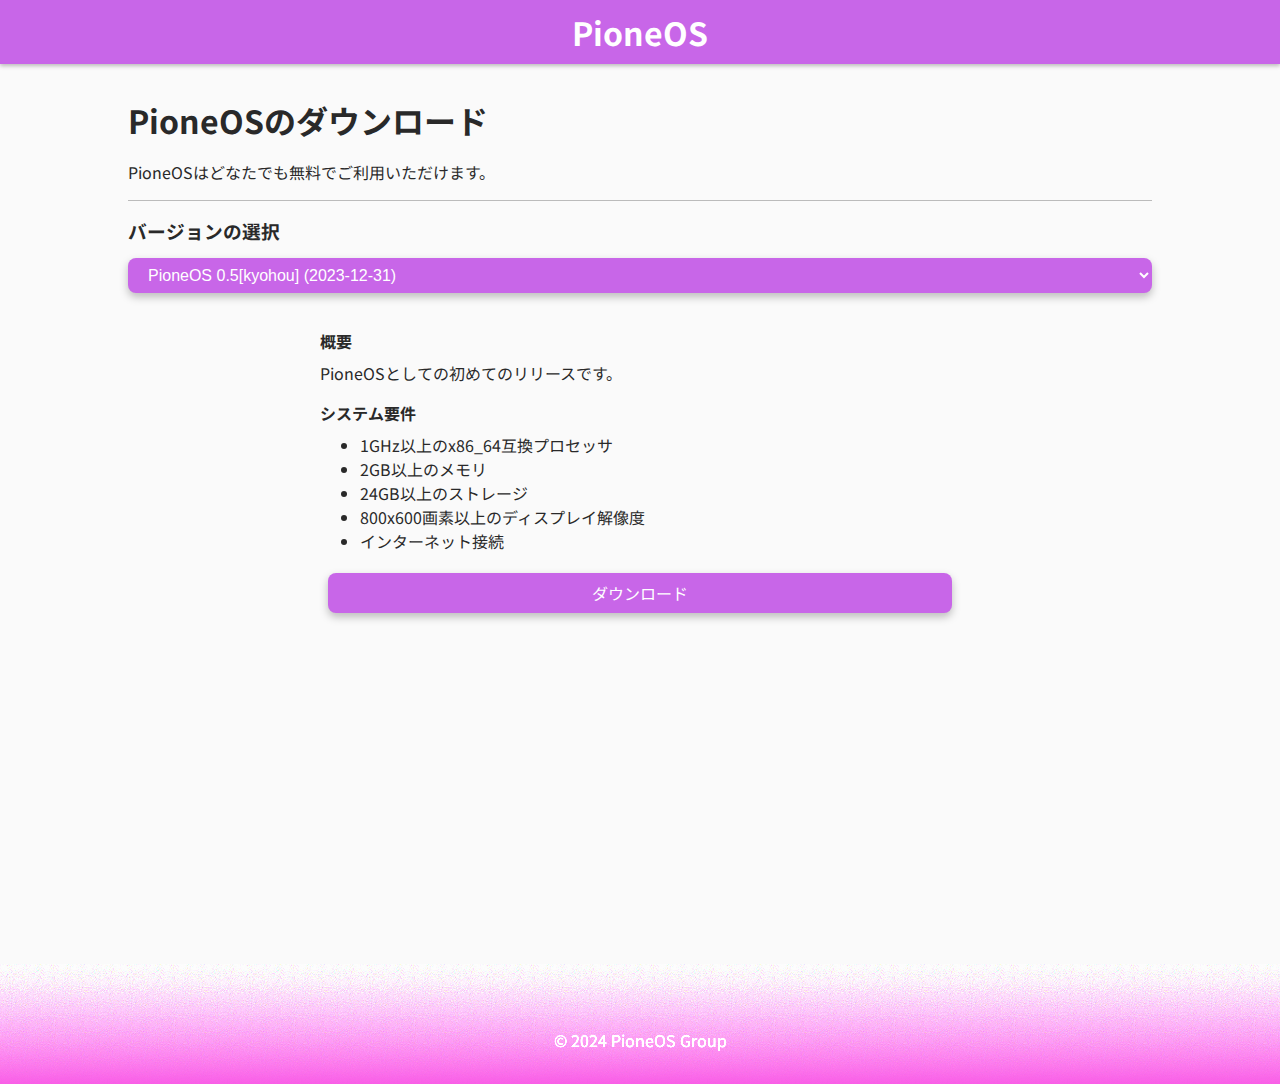
<file: download/index.html>
<!DOCTYPE html>
<html lang="ja">

<head prefix="og: http://ogp.me/ns# fb: http://ogp.me/ns/fb#">
    <meta charset="UTF-8">
    <meta name="viewport" content="width=device-width, initial-scale=1.0">
    <title>PioneOSを入手する</title>

    <meta name="description" content="PioneOSのダウンロードページです。">
    <meta name="author" content="PioneOS Group">
    <meta property="og:title" content="PioneOSを入手する">
    <meta property="og:type" content="website">
    <meta property="og:url" content="https://ospio.net/">
    <meta property="og:image" content="https://ospio.net/images/logo.png">
    <meta property="og:site_name" content="PioneOS">
    <meta property="og:description" content="PioneOSのダウンロードページです。">
    <meta name="twitter:card" content="summary_large_image">
    <meta name="twitter:site" content="@gbudou">
    <meta name="theme-color" content="#c866e8">

    <link rel="stylesheet" href="/styles/main.css">
    <style>
        #info {
            display: flex;
            flex-direction: column;
            align-items: stretch;
            width: 100%;
            max-width: 40rem;
            margin: 0 auto;
            margin-top: 2rem;
        }

        #download-button {
            text-align: center;
        }
    </style>
</head>

<body>
    <nav>
        <h1>
            <a href="/">
                PioneOS
            </a>
        </h1>
    </nav>

    <main>
        <section id="download">
            <div class="container">
                <h2>PioneOSのダウンロード</h2>

                <p>
                    PioneOSはどなたでも無料でご利用いただけます。
                </p>

                <hr>

                <h3>バージョンの選択</h3>
                <select name="versions" id="versions"></select>

                <div id="info">
                    <h4>概要</h4>
                    <p id="description"></p>
                    <h4>システム要件</h4>
                    <ul id="requirements"></ul>
                    <a href="" id="download-button" class="button">ダウンロード</a>
                </div>
            </div>
            <script>
                const versions = document.getElementById("versions");
                const requirements = document.getElementById("requirements");
                const description = document.getElementById("description");
                const downloadButton = document.getElementById("download-button");
                fetch("./versions.json").then(res => res.json()).then(json => {
                    json.forEach(version => {
                        const option = document.createElement("option");
                        option.value = version.version;
                        option.innerText = `${version.name} ${version.version}[${version.codename}] (${version.date})`;
                        versions.appendChild(option);
                    });
                    versions.addEventListener("change", () => {
                        const version = json.find(v => v.version === versions.value);
                        description.innerText = version.description;
                        requirements.innerHTML = "";
                        version.requirements.forEach(req => {
                            const li = document.createElement("li");
                            li.innerText = req;
                            requirements.appendChild(li);
                        });
                        downloadButton.href = version.url;
                    });
                    versions.dispatchEvent(new Event("change"));
                });
            </script>
        </section>
    </main>

    <footer>
        &copy; 2024 PioneOS Group
    </footer>
</body>

</html>
</file>
<file: styles/main.css>
@import url('https://fonts.googleapis.com/css2?family=Noto+Sans+JP:wght@400;700&family=Smooch+Sans:wght@400;700&display=swap');

:root {
    --background: #fafafa;
    --text: #292929;
    --link: #146994;
    --header-text: #ffffff;
    --footer-text: #ffffff;
    --footer-background: var(--theme-color-dark);
    --theme-color: #c866e8;
    --theme-color-dark: #a63f9a;
    --secondary-theme-color: #70c844;
    --secondary-theme-color-dark: #4d9e2b;
    --dark-background: #f0f0f0;
    --shadow-color: rgba(0, 0, 0, 0.5);
    --shadow-color-light: rgba(0, 0, 0, 0.25);
}

* {
    box-sizing: border-box;
}

body {
    margin: 0;
    padding: 0;
    font-family: 'Noto Sans JP', sans-serif;
    line-height: 1.5;
    color: var(--text);
    background: var(--background);
}

a {
    color: var(--link);
    text-decoration: none;
}

a:visited {
    color: var(--link);
}

a:hover,
a:focus {
    text-decoration: underline;
}

a:active {
    text-decoration: underline;
}

h1,
h2,
h3,
h4,
h5,
h6 {
    margin: 0;
    margin-bottom: .5em;
}

.button {
    display: inline-block;
    padding: 0.5em 1em;
    margin: 0.25em 0.5em;
    border-radius: 0.5em;
    background: var(--theme-color);
    color: #fff;
    text-decoration: none;
    transition: background 0.2s ease-in-out, box-shadow 0.2s ease-in-out, border-bottom 0.2s ease-in-out;
    box-shadow: 0 .25em .5em var(--shadow-color-light);
}

.button:visited {
    color: #fff;
}

.button.secondary {
    background: var(--secondary-theme-color);
}

.button:hover,
.button:focus {
    box-shadow: 0 .125em .25em var(--shadow-color-light);
    text-decoration: none;
}

.button:active {
    box-shadow: 0 .125em .25em var(--shadow-color-light) inset;
    background: var(--theme-color-dark);
    text-decoration: none;
}

.button:active.secondary {
    background: var(--secondary-theme-color-dark);
}

.button-disabled {
    background: var(--dark-background);
    color: var(--shadow-color);
    box-shadow: none;
    cursor: not-allowed;
}

.button-disabled.secondary {
    background: var(--dark-background);
}

.button-disabled:hover,
.button-disabled:focus {
    background: var(--dark-background);
    box-shadow: none;
    animation: none;
}

.button-disabled:active {
    box-shadow: none;
    background: var(--dark-background);
}

.button-disabled:active.secondary {
    background: var(--dark-background);
}

.center {
    text-align: center;
}

.rainbow-hover:hover {
    animation: rainbow .5s ease-in-out;
}

.cards {
    display: flex;
    flex-wrap: wrap;
    justify-content: center;
    align-items: stretch;
}

.card {
    min-width: 15em;
    flex: 1;
    margin: 1em;
    padding: 1em;
    border-radius: 0.5em;
    background: var(--background);
    box-shadow: 0 .125em .25em var(--shadow-color-light);
    transition: box-shadow 0.2s ease-in-out;
}

@keyframes rainbow {
    0% {
        filter: hue-rotate(0deg);
    }

    50% {
        filter: hue-rotate(180deg) brightness(150%);
    }

    100% {
        filter: hue-rotate(360deg);
    }
}

header {
    height: 100vh;
    display: flex;
    flex-direction: column;
    justify-content: center;
    align-items: center;
    color: #fff;
    text-align: center;
    font-family: 'Smooch Sans', sans-serif;
    background: url('/images/background.jpg') no-repeat center center / cover;
    /* https://unsplash.com/ja/%E5%86%99%E7%9C%9F/%E7%B4%AB%E8%89%B2%E3%81%AE%E3%82%B0%E3%83%AC%E3%83%BC%E3%83%97-%E3%83%95%E3%83%AB%E3%83%BC%E3%83%84%E3%81%AE%E3%82%BB%E3%83%AC%E3%82%AF%E3%83%86%E3%82%A3%E3%83%96-%E3%83%95%E3%82%A9%E3%83%BC%E3%82%AB%E3%82%B9%E5%86%99%E7%9C%9F-GibvqWh_OcE */
}

header h1 {
    font-size: 5rem;
    text-shadow: 0 .25em .5em var(--shadow-color);
    margin-bottom: 0;
}

header p {
    font-size: 2rem;
    text-shadow: 0 .25em .5em var(--shadow-color);
    margin-top: 0;
}

main {
    min-height: 100vh;
}

main section {
    padding: 2rem 0;
}

main section .container {
    width: 80%;
    margin: 0 auto;
}

main section h2 {
    font-size: 2rem;
}

main section p {
    font-size: 1rem;
    margin-top: 0;
}

footer {
    background: var(--footer-background);
    color: var(--footer-text);
    text-align: center;
    padding: 4rem 0;
    padding-bottom: 2rem;
    filter: brightness(150%);
    background:
        linear-gradient(0deg, var(--footer-background), rgba(0, 0, 0, 0)),
        url("data:image/svg+xml,%3Csvg viewBox='0 0 256 256' xmlns='http://www.w3.org/2000/svg'%3E%3Cfilter id='noiseFilter'%3E%3CfeTurbulence type='fractalNoise' baseFrequency='0.5' numOctaves='3' stitchTiles='stitch'/%3E%3C/filter%3E%3Crect width='100%25' height='100%25' filter='url(%23noiseFilter)'/%3E%3C/svg%3E");
}

nav {
    background: var(--theme-color);
    box-shadow: 0 .125em .25em var(--shadow-color-light);
    text-align: center;
    padding: .5em 0;
}

nav h1 {
    margin: 0;
    color: var(--header-text);
}

nav a {
    color: var(--header-text);
    text-decoration: none;
}

nav a:visited {
    color: var(--header-text);
}

select {
    width: 100%;
    font-size: 1em;
    padding: 0.5em 1em;
    margin: 0.25em 0;
    border-radius: 0.5em;
    border: none;
    background: var(--theme-color);
    color: #fff;
    text-decoration: none;
    transition: background 0.2s ease-in-out, box-shadow 0.2s ease-in-out, border-bottom 0.2s ease-in-out;
    box-shadow: 0 .25em .5em var(--shadow-color-light);
}

select:hover,
select:focus {
    box-shadow: 0 .125em .25em var(--shadow-color-light);
}

select:active {
    box-shadow: 0 .125em .25em var(--shadow-color-light) inset;
    background: var(--theme-color-dark);
}

hr {
    border: none;
    border-bottom: 1px solid var(--shadow-color-light);
    margin: 1em 0;
}

ul {
    margin-top: 0;
    margin-bottom: 1em;
}
</file>
